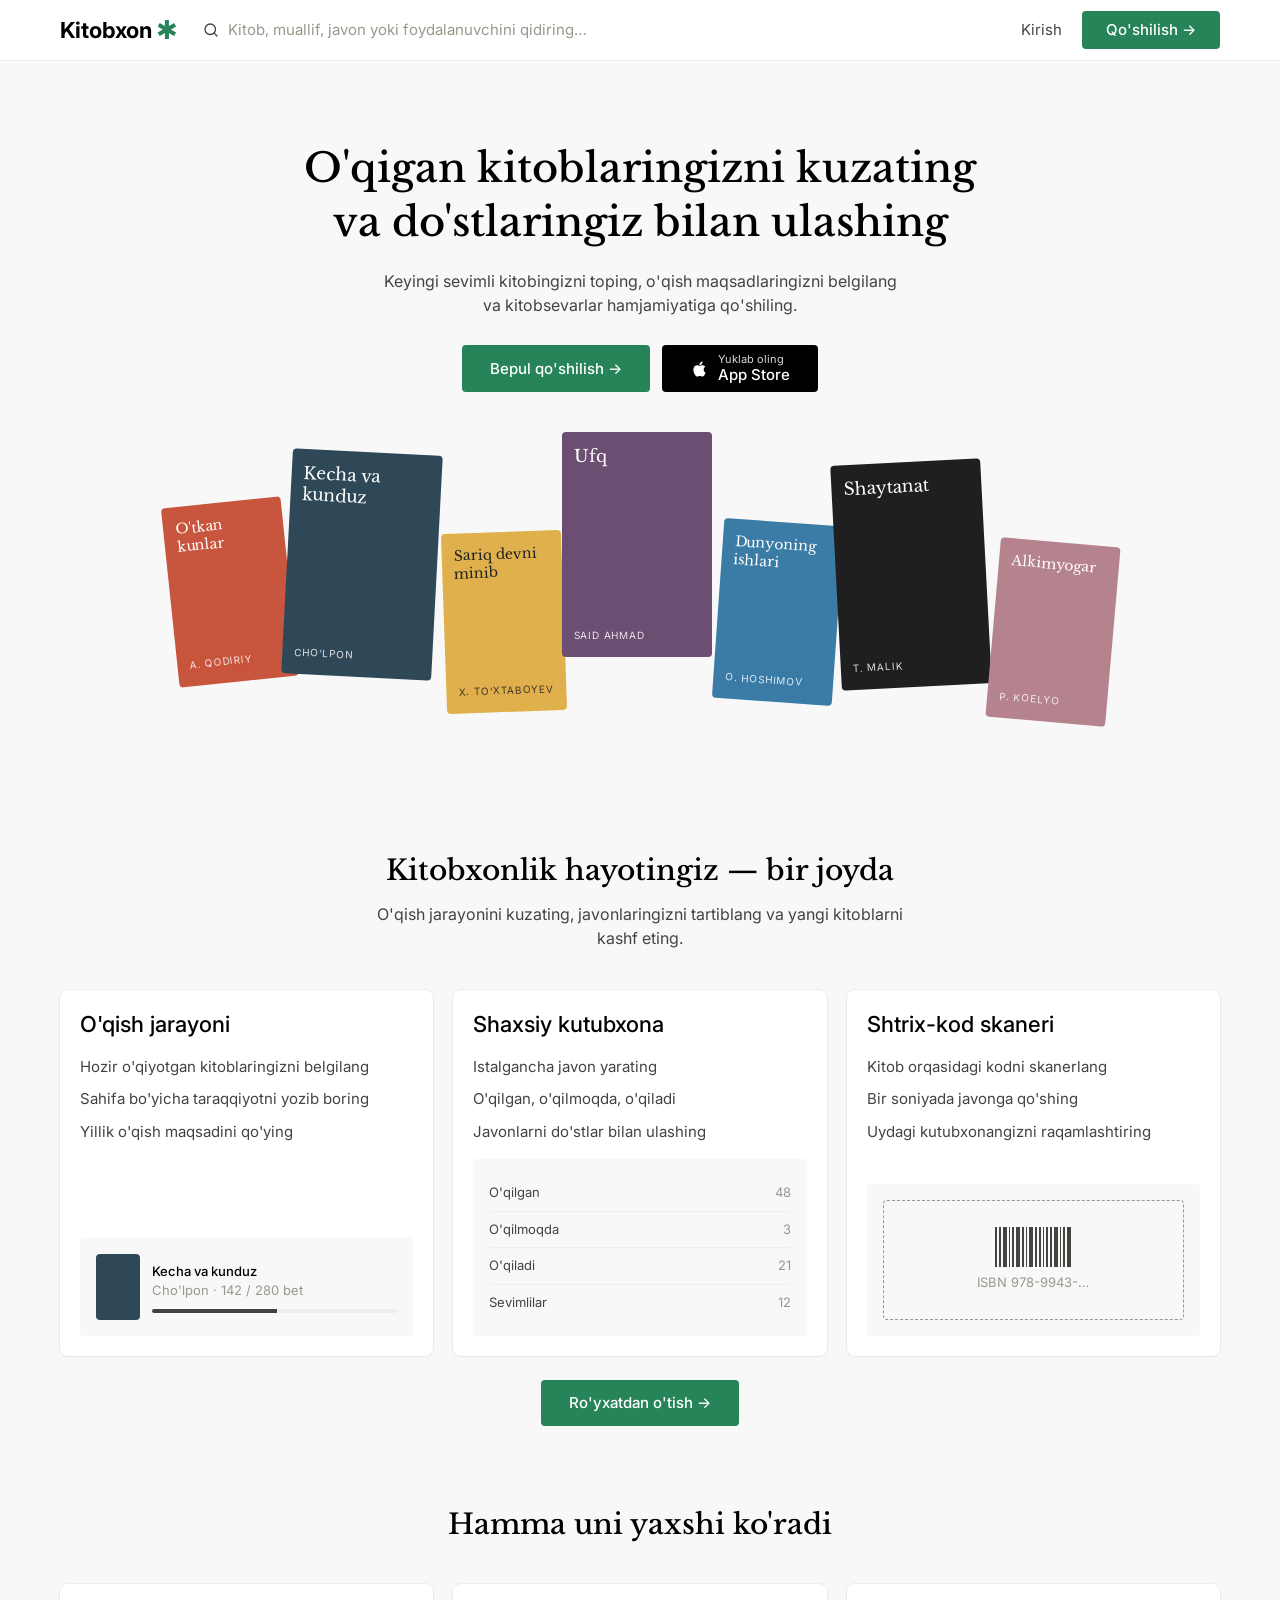
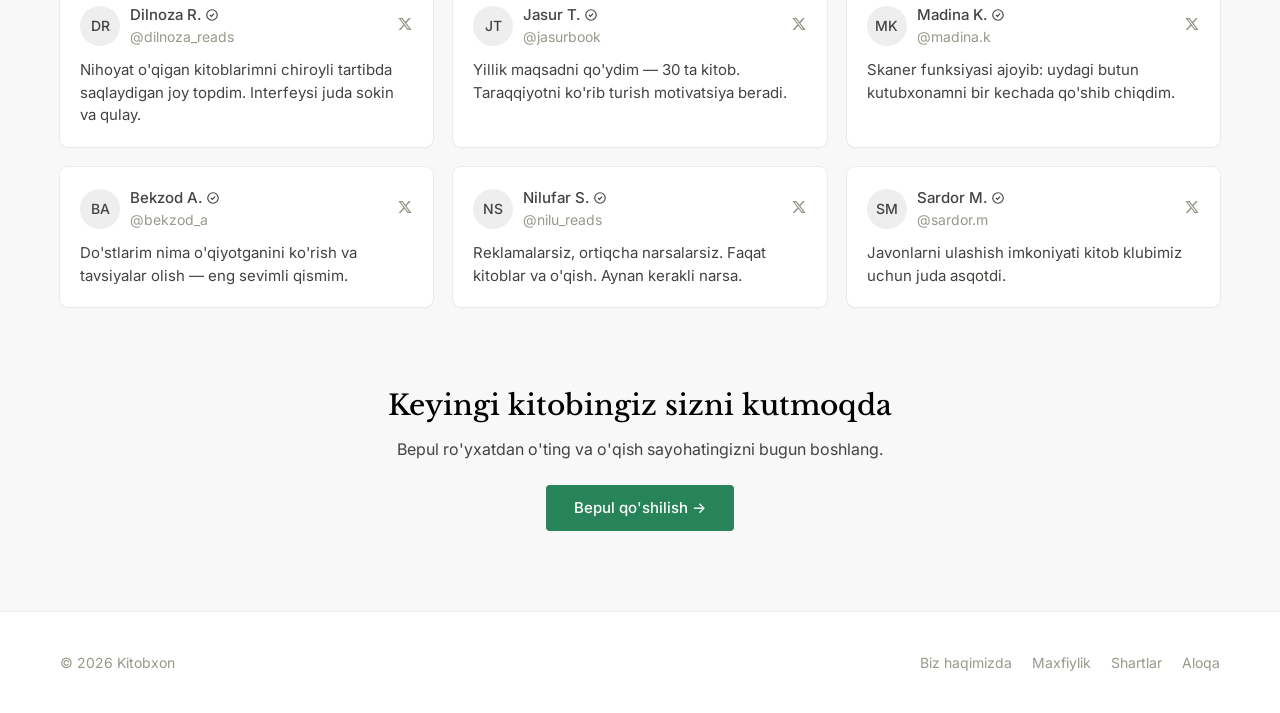
<file: webapp/static/literal.html>
<!DOCTYPE html>
<html lang="uz">
<head>
<meta charset="UTF-8">
<meta name="viewport" content="width=device-width, initial-scale=1">
<title>Kitobxon — o'qigan kitoblaringizni kuzating</title>
<link rel="preconnect" href="https://fonts.googleapis.com">
<link rel="preconnect" href="https://fonts.gstatic.com" crossorigin>
<link href="https://fonts.googleapis.com/css2?family=Inter:wght@400;500;700&family=Libre+Baskerville:wght@400;700&display=swap" rel="stylesheet">
<style>
:root {
  /* Colors */
  --color-forest-green: #278458;
  --color-charcoal: #444340;
  --color-soft-gray: #f8f8f8;
  --color-warm-gray: #9a988b;
  --color-hairline-gray: #eeeeee;
  --color-paper-white: #ffffff;
  --color-ink-black: #000000;

  /* Typography — Font Families */
  --font-inter: 'Inter', ui-sans-serif, system-ui, -apple-system, BlinkMacSystemFont, "Segoe UI", Roboto, sans-serif;
  --font-libre-baskerville: 'Libre Baskerville', Lora, "Source Serif Pro", Georgia, serif;

  /* Typography — Scale */
  --text-caption: 14px;
  --leading-caption: 1.45;
  --text-body: 16px;
  --leading-body: 1.45;
  --text-subheading: 22px;
  --leading-subheading: 1.4;
  --text-heading: 28px;
  --leading-heading: 1.35;
  --text-display: 40px;
  --leading-display: 1.35;

  /* Typography — Weights */
  --font-weight-regular: 400;
  --font-weight-medium: 500;
  --font-weight-bold: 700;

  /* Spacing */
  --spacing-unit: 4px;
  --spacing-8: 8px;
  --spacing-16: 16px;
  --spacing-20: 20px;
  --spacing-24: 24px;
  --spacing-28: 28px;
  --spacing-40: 40px;
  --spacing-80: 80px;
  --spacing-160: 160px;
  --spacing-180: 180px;

  /* Layout */
  --page-max-width: 1200px;
  --section-gap: 80px;
  --card-padding: 20px;
  --element-gap: 20px;

  /* Border Radius */
  --radius-md: 4px;
  --radius-lg: 8px;
  --radius-2xl: 16px;

  /* Named Radii */
  --radius-cards: 8px;
  --radius-other: 16px;
  --radius-images: 4px;
  --radius-buttons: 4px;

  /* Surfaces */
  --surface-canvas: #f8f8f8;
  --surface-card: #ffffff;
  --surface-ink: #000000;
  --surface-brand: #278458;

  --card-shadow: 0 1px 3px rgba(0,0,0,0.04), 0 0 0 1px var(--color-hairline-gray);
}

*, *::before, *::after { box-sizing: border-box; }
html { -webkit-text-size-adjust: 100%; }
body {
  margin: 0;
  background: var(--surface-canvas);
  color: var(--color-charcoal);
  font-family: var(--font-inter);
  font-size: var(--text-body);
  line-height: 1.5;
  -webkit-font-smoothing: antialiased;
}
img { max-width: 100%; display: block; }
a { color: inherit; }
h1, h2, h3 { margin: 0; color: var(--color-ink-black); }
p { margin: 0; }

.container {
  max-width: var(--page-max-width);
  margin: 0 auto;
  padding: 0 var(--spacing-20);
}

/* ---------- Navigation ---------- */
.nav {
  position: sticky;
  top: 0;
  z-index: 10;
  background: var(--color-paper-white);
  border-bottom: 1px solid var(--color-hairline-gray);
}
.nav-inner {
  height: 60px;
  display: flex;
  align-items: center;
  gap: var(--spacing-24);
}
.wordmark {
  display: flex;
  align-items: center;
  gap: 4px;
  font-size: var(--text-subheading);
  font-weight: var(--font-weight-bold);
  color: var(--color-ink-black);
  text-decoration: none;
  flex-shrink: 0;
}
.wordmark .star { color: var(--color-forest-green); font-size: 26px; line-height: 1; }
.search {
  flex: 1;
  display: flex;
  align-items: center;
  gap: var(--spacing-8);
  min-width: 0;
}
.search svg { flex-shrink: 0; color: var(--color-charcoal); }
.search input {
  width: 100%;
  border: 0;
  background: transparent;
  font: inherit;
  font-size: 15px;
  color: var(--color-charcoal);
  outline: none;
  padding: 8px 0;
}
.search input::placeholder { color: var(--color-warm-gray); }
.nav-actions { display: flex; align-items: center; gap: var(--spacing-20); flex-shrink: 0; }
.ghost {
  background: none;
  border: 0;
  font: inherit;
  font-size: 15px;
  color: var(--color-charcoal);
  text-decoration: none;
  cursor: pointer;
}
.ghost:hover { text-decoration: underline; }

/* ---------- Buttons ---------- */
.btn {
  display: inline-flex;
  align-items: center;
  justify-content: center;
  gap: var(--spacing-8);
  padding: 14px var(--spacing-28);
  border: 0;
  border-radius: var(--radius-buttons);
  font-family: var(--font-inter);
  font-size: 15px;
  font-weight: var(--font-weight-medium);
  line-height: 1.2;
  color: var(--color-paper-white);
  text-decoration: none;
  cursor: pointer;
  transition: opacity .15s ease;
}
.btn:hover { opacity: .9; }
.btn-primary { background: var(--surface-brand); }
.btn-dark { background: var(--surface-ink); padding-top: 8px; padding-bottom: 8px; text-align: left; }
.btn-dark .lines { display: flex; flex-direction: column; }
.btn-dark .small { font-size: 11px; font-weight: var(--font-weight-regular); opacity: .85; }
.btn-sm { padding: 10px var(--spacing-24); }

/* ---------- Hero ---------- */
.hero { padding: var(--spacing-80) 0 0; text-align: center; }
.hero h1 {
  font-family: var(--font-libre-baskerville);
  font-weight: var(--font-weight-medium);
  font-size: var(--text-display);
  line-height: var(--leading-display);
  max-width: 680px;
  margin: 0 auto;
}
.hero .sub {
  max-width: 520px;
  margin: var(--spacing-20) auto 0;
  font-size: 16px;
  line-height: 1.5;
}
.cta-row {
  margin-top: var(--spacing-28);
  display: flex;
  justify-content: center;
  flex-wrap: wrap;
  gap: 12px;
}

/* Book cover collage */
.collage {
  position: relative;
  height: 340px;
  max-width: 980px;
  margin: var(--spacing-40) auto 0;
}
.cover {
  position: absolute;
  width: 120px;
  height: 180px;
  border-radius: var(--radius-images);
  padding: 14px 12px;
  display: flex;
  flex-direction: column;
  justify-content: space-between;
  text-align: left;
  color: #fff;
  overflow: hidden;
}
.cover .t { font-family: var(--font-libre-baskerville); font-size: 14px; line-height: 1.25; }
.cover .a { font-size: 10px; letter-spacing: .08em; text-transform: uppercase; opacity: .85; }
.cover.lg { width: 150px; height: 225px; }
.cover.lg .t { font-size: 17px; }

/* ---------- Sections ---------- */
section.block { padding: var(--section-gap) 0 0; }
section.block:last-of-type { padding-bottom: var(--section-gap); }
.section-heading {
  font-family: var(--font-libre-baskerville);
  font-weight: var(--font-weight-medium);
  font-size: var(--text-heading);
  line-height: var(--leading-heading);
  text-align: center;
}
.section-sub {
  text-align: center;
  max-width: 540px;
  margin: 12px auto 0;
}
.section-cta { text-align: center; margin-top: var(--spacing-24); }

.grid-3 {
  display: grid;
  grid-template-columns: repeat(3, 1fr);
  gap: var(--element-gap);
  margin-top: var(--spacing-40);
}

.card {
  background: var(--surface-card);
  border-radius: var(--radius-cards);
  box-shadow: var(--card-shadow);
  padding: var(--card-padding);
}

/* Feature card */
.feature { display: flex; flex-direction: column; gap: var(--spacing-16); }
.feature h3 {
  font-size: var(--text-subheading);
  line-height: 1.35;
  font-weight: var(--font-weight-medium);
}
.points { list-style: none; margin: 0; padding: 0; display: flex; flex-direction: column; gap: 10px; font-size: 15px; }
.shot {
  margin-top: auto;
  background: var(--surface-canvas);
  border-radius: var(--radius-images);
  padding: var(--spacing-16);
  font-size: 13px;
}

/* Screenshot mockups */
.mock-book { display: flex; gap: 12px; align-items: center; }
.mock-book .mini { width: 44px; height: 66px; border-radius: var(--radius-images); flex-shrink: 0; }
.mock-book .meta { flex: 1; min-width: 0; }
.mock-book .title { color: var(--color-ink-black); font-weight: var(--font-weight-medium); }
.mock-book .author { color: var(--color-warm-gray); }
.progress { height: 4px; background: var(--color-hairline-gray); border-radius: 2px; margin-top: 8px; overflow: hidden; }
.progress span { display: block; height: 100%; background: var(--color-charcoal); }
.mock-list { display: flex; flex-direction: column; }
.mock-list .row { display: flex; justify-content: space-between; padding: 8px 0; border-bottom: 1px solid var(--color-hairline-gray); }
.mock-list .row:last-child { border-bottom: 0; }
.mock-list .row span:last-child { color: var(--color-warm-gray); }
.mock-scan {
  height: 120px;
  border: 1px dashed var(--color-warm-gray);
  border-radius: var(--radius-images);
  display: flex;
  align-items: center;
  justify-content: center;
  flex-direction: column;
  gap: 6px;
  color: var(--color-warm-gray);
}
.mock-scan .bars { display: flex; gap: 2px; height: 40px; }
.mock-scan .bars i { display: block; width: 2px; background: var(--color-charcoal); }
.mock-scan .bars i:nth-child(3n) { width: 4px; }
.mock-scan .bars i:nth-child(4n) { width: 1px; }

/* Testimonial card */
.testimonial { display: flex; flex-direction: column; gap: 12px; }
.who { display: flex; align-items: center; gap: 10px; }
.avatar {
  width: 40px; height: 40px; border-radius: 50%;
  background: var(--color-hairline-gray);
  color: var(--color-charcoal);
  display: flex; align-items: center; justify-content: center;
  font-size: 14px; font-weight: var(--font-weight-medium);
  flex-shrink: 0;
}
.who .name { font-size: 15px; font-weight: var(--font-weight-medium); display: flex; align-items: center; gap: 4px; }
.who .handle { font-size: var(--text-caption); color: var(--color-warm-gray); }
.who .platform { margin-left: auto; color: var(--color-warm-gray); }
.quote { font-size: 15px; line-height: 1.5; }

/* Bottom CTA */
.final { text-align: center; }
.final .cta-row { margin-top: var(--spacing-24); }

/* Footer */
footer {
  border-top: 1px solid var(--color-hairline-gray);
  background: var(--color-paper-white);
  padding: var(--spacing-40) 0;
  font-size: var(--text-caption);
  color: var(--color-warm-gray);
}
.footer-inner { display: flex; justify-content: space-between; flex-wrap: wrap; gap: var(--spacing-16); }
.footer-links { display: flex; gap: var(--spacing-20); flex-wrap: wrap; }
.footer-links a { text-decoration: none; }
.footer-links a:hover { text-decoration: underline; }

/* ---------- Responsive ---------- */
@media (max-width: 900px) {
  .grid-3 { grid-template-columns: 1fr 1fr; }
}
@media (max-width: 640px) {
  .container { padding: 0 var(--spacing-16); }
  .nav-inner { gap: var(--spacing-16); }
  .search { display: none; }
  .nav-actions { margin-left: auto; }
  .hero { padding-top: var(--spacing-40); }
  .hero h1 { font-size: 30px; }
  .cta-row { flex-direction: column; align-items: stretch; }
  .cta-row .btn { width: 100%; }
  .grid-3 { grid-template-columns: 1fr; }
  .collage { height: 220px; overflow: hidden; }
  .cover { width: 72px; height: 108px; padding: 8px; }
  .cover.lg { width: 92px; height: 138px; }
  .cover .t, .cover.lg .t { font-size: 11px; }
  .cover .a { font-size: 8px; }
  section.block { padding-top: 60px; }
  .section-heading { font-size: 24px; }
}
</style>
</head>
<body>

<header class="nav">
  <div class="container nav-inner">
    <a href="#" class="wordmark">Kitobxon<span class="star">✱</span></a>
    <label class="search">
      <svg width="18" height="18" viewBox="0 0 24 24" fill="none" stroke="currentColor" stroke-width="1.75" stroke-linecap="round"><circle cx="11" cy="11" r="7"/><path d="m20 20-3.5-3.5"/></svg>
      <input type="search" placeholder="Kitob, muallif, javon yoki foydalanuvchini qidiring…" aria-label="Qidirish">
    </label>
    <div class="nav-actions">
      <a href="#" class="ghost">Kirish</a>
      <a href="#" class="btn btn-primary btn-sm">Qo'shilish →</a>
    </div>
  </div>
</header>

<main>
  <!-- Hero -->
  <section class="hero">
    <div class="container">
      <h1>O'qigan kitoblaringizni kuzating va do'stlaringiz bilan ulashing</h1>
      <p class="sub">Keyingi sevimli kitobingizni toping, o'qish maqsadlaringizni belgilang va kitobsevarlar hamjamiyatiga qo'shiling.</p>
      <div class="cta-row">
        <a href="#" class="btn btn-primary">Bepul qo'shilish →</a>
        <a href="#" class="btn btn-dark">
          <svg width="20" height="20" viewBox="0 0 24 24" fill="currentColor"><path d="M16.37 12.64c-.02-2.3 1.88-3.4 1.96-3.46-1.07-1.56-2.73-1.78-3.32-1.8-1.41-.14-2.76.83-3.47.83-.72 0-1.82-.81-2.99-.79-1.54.02-2.96.9-3.75 2.27-1.6 2.78-.41 6.89 1.15 9.14.76 1.1 1.67 2.34 2.86 2.3 1.15-.05 1.58-.74 2.97-.74 1.38 0 1.77.74 2.98.72 1.23-.02 2.01-1.12 2.76-2.23.87-1.28 1.23-2.51 1.25-2.58-.03-.01-2.39-.92-2.4-3.66zM14.1 5.9c.63-.77 1.06-1.83.94-2.9-.91.04-2.02.61-2.67 1.37-.58.67-1.1 1.76-.96 2.8 1.02.08 2.06-.52 2.69-1.27z"/></svg>
          <span class="lines"><span class="small">Yuklab oling</span>App Store</span>
        </a>
      </div>

      <div class="collage" aria-hidden="true">
        <div class="cover" style="left:2%;top:70px;background:#c8553d;--r:-6deg;transform:rotate(-6deg)"><span class="t">O'tkan kunlar</span><span class="a">A. Qodiriy</span></div>
        <div class="cover lg" style="left:14%;top:20px;background:#2f4858;--r:3deg;transform:rotate(3deg)"><span class="t">Kecha va kunduz</span><span class="a">Cho'lpon</span></div>
        <div class="cover" style="left:30%;top:100px;background:#e0b04c;color:#222;--r:-2deg;transform:rotate(-2deg)"><span class="t">Sariq devni minib</span><span class="a">X. To'xtaboyev</span></div>
        <div class="cover lg" style="left:42%;top:0;background:#6b4e71;--r:0deg"><span class="t">Ufq</span><span class="a">Said Ahmad</span></div>
        <div class="cover" style="left:58%;top:90px;background:#3a7ca5;--r:4deg;transform:rotate(4deg)"><span class="t">Dunyoning ishlari</span><span class="a">O. Hoshimov</span></div>
        <div class="cover lg" style="left:70%;top:30px;background:#1f1f1f;--r:-3deg;transform:rotate(-3deg)"><span class="t">Shaytanat</span><span class="a">T. Malik</span></div>
        <div class="cover" style="left:86%;top:110px;background:#b5838d;--r:5deg;transform:rotate(5deg)"><span class="t">Alkimyogar</span><span class="a">P. Koelyo</span></div>
      </div>
    </div>
  </section>

  <!-- Features -->
  <section class="block">
    <div class="container">
      <h2 class="section-heading">Kitobxonlik hayotingiz — bir joyda</h2>
      <p class="section-sub">O'qish jarayonini kuzating, javonlaringizni tartiblang va yangi kitoblarni kashf eting.</p>
      <div class="grid-3">
        <article class="card feature">
          <h3>O'qish jarayoni</h3>
          <ul class="points">
            <li>Hozir o'qiyotgan kitoblaringizni belgilang</li>
            <li>Sahifa bo'yicha taraqqiyotni yozib boring</li>
            <li>Yillik o'qish maqsadini qo'ying</li>
          </ul>
          <div class="shot">
            <div class="mock-book">
              <div class="mini" style="background:#2f4858"></div>
              <div class="meta">
                <div class="title">Kecha va kunduz</div>
                <div class="author">Cho'lpon · 142 / 280 bet</div>
                <div class="progress"><span style="width:51%"></span></div>
              </div>
            </div>
          </div>
        </article>

        <article class="card feature">
          <h3>Shaxsiy kutubxona</h3>
          <ul class="points">
            <li>Istalgancha javon yarating</li>
            <li>O'qilgan, o'qilmoqda, o'qiladi</li>
            <li>Javonlarni do'stlar bilan ulashing</li>
          </ul>
          <div class="shot">
            <div class="mock-list">
              <div class="row"><span>O'qilgan</span><span>48</span></div>
              <div class="row"><span>O'qilmoqda</span><span>3</span></div>
              <div class="row"><span>O'qiladi</span><span>21</span></div>
              <div class="row"><span>Sevimlilar</span><span>12</span></div>
            </div>
          </div>
        </article>

        <article class="card feature">
          <h3>Shtrix-kod skaneri</h3>
          <ul class="points">
            <li>Kitob orqasidagi kodni skanerlang</li>
            <li>Bir soniyada javonga qo'shing</li>
            <li>Uydagi kutubxonangizni raqamlashtiring</li>
          </ul>
          <div class="shot">
            <div class="mock-scan">
              <div class="bars"><i></i><i></i><i></i><i></i><i></i><i></i><i></i><i></i><i></i><i></i><i></i><i></i><i></i><i></i><i></i><i></i><i></i><i></i></div>
              <span>ISBN 978-9943-…</span>
            </div>
          </div>
        </article>
      </div>
      <div class="section-cta"><a href="#" class="btn btn-primary">Ro'yxatdan o'tish →</a></div>
    </div>
  </section>

  <!-- Testimonials -->
  <section class="block">
    <div class="container">
      <h2 class="section-heading">Hamma uni yaxshi ko'radi</h2>
      <div class="grid-3" id="testimonials"></div>
    </div>
  </section>

  <!-- Final CTA -->
  <section class="block final">
    <div class="container">
      <h2 class="section-heading">Keyingi kitobingiz sizni kutmoqda</h2>
      <p class="section-sub">Bepul ro'yxatdan o'ting va o'qish sayohatingizni bugun boshlang.</p>
      <div class="cta-row">
        <a href="#" class="btn btn-primary">Bepul qo'shilish →</a>
      </div>
    </div>
  </section>
</main>

<footer>
  <div class="container footer-inner">
    <span>© 2026 Kitobxon</span>
    <nav class="footer-links">
      <a href="#">Biz haqimizda</a>
      <a href="#">Maxfiylik</a>
      <a href="#">Shartlar</a>
      <a href="#">Aloqa</a>
    </nav>
  </div>
</footer>

<script>
  const testimonials = [
    { name: "Dilnoza R.", handle: "@dilnoza_reads", text: "Nihoyat o'qigan kitoblarimni chiroyli tartibda saqlaydigan joy topdim. Interfeysi juda sokin va qulay." },
    { name: "Jasur T.", handle: "@jasurbook", text: "Yillik maqsadni qo'ydim — 30 ta kitob. Taraqqiyotni ko'rib turish motivatsiya beradi." },
    { name: "Madina K.", handle: "@madina.k", text: "Skaner funksiyasi ajoyib: uydagi butun kutubxonamni bir kechada qo'shib chiqdim." },
    { name: "Bekzod A.", handle: "@bekzod_a", text: "Do'stlarim nima o'qiyotganini ko'rish va tavsiyalar olish — eng sevimli qismim." },
    { name: "Nilufar S.", handle: "@nilu_reads", text: "Reklamalarsiz, ortiqcha narsalarsiz. Faqat kitoblar va o'qish. Aynan kerakli narsa." },
    { name: "Sardor M.", handle: "@sardor.m", text: "Javonlarni ulashish imkoniyati kitob klubimiz uchun juda asqotdi." },
  ];
  const check = '<svg width="14" height="14" viewBox="0 0 24 24" fill="none" stroke="currentColor" stroke-width="2"><circle cx="12" cy="12" r="9"/><path d="m8.5 12 2.5 2.5 4.5-5"/></svg>';
  const xGlyph = '<svg width="16" height="16" viewBox="0 0 24 24" fill="currentColor"><path d="M17.75 3h3.07l-6.7 7.66L22 21h-6.17l-4.83-6.32L5.47 21H2.4l7.17-8.2L2 3h6.33l4.37 5.77L17.75 3zm-1.08 16.2h1.7L7.4 4.73H5.58L16.67 19.2z"/></svg>';
  const initials = n => n.split(/\s+/).map(p => p[0]).join('').slice(0, 2).toUpperCase();
  document.getElementById('testimonials').innerHTML = testimonials.map(t => `
    <article class="card testimonial">
      <div class="who">
        <div class="avatar">${initials(t.name)}</div>
        <div>
          <div class="name">${t.name} ${check}</div>
          <div class="handle">${t.handle}</div>
        </div>
        <span class="platform">${xGlyph}</span>
      </div>
      <p class="quote">${t.text}</p>
    </article>`).join('');
</script>
</body>
</html>
</file>
